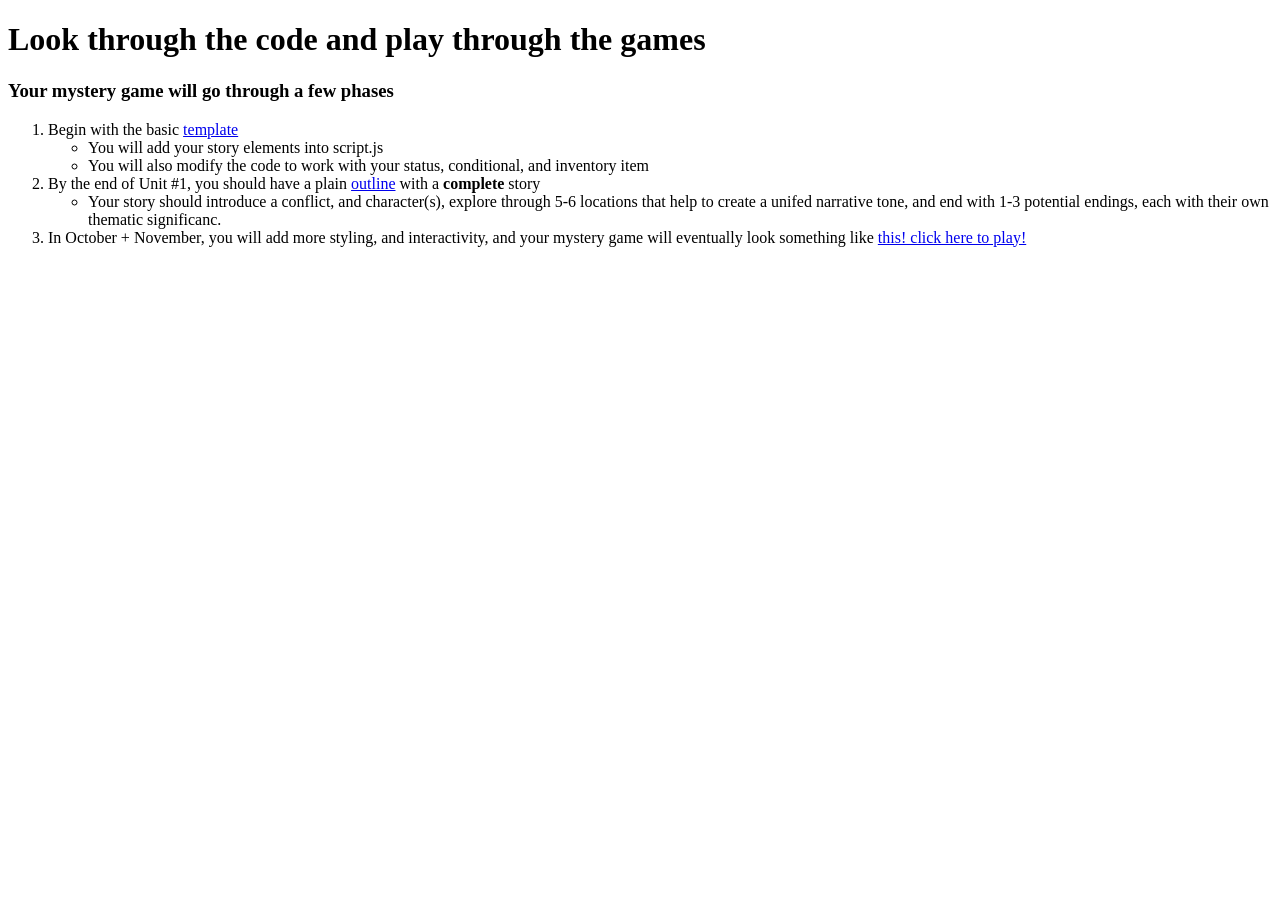
<file: index.html>
<!DOCTYPE html>
<html lang="en">
<head>
    <meta charset="UTF-8">
    <meta name="viewport" content="width=device-width, initial-scale=1.0">
    <title>Document</title>
</head>
<body>
    
    <h1>Look through the code and play through the games</h1>
    
    <h3>Your mystery game will go through a few phases</h3>
    
    <ol>
        <li>Begin with the basic <a href="StarterCode/index.html">template</a> </li>
        <ul>
            <li>You will add your story elements into script.js</li>
            <li>You will also modify the code to work with your status, conditional, and inventory item</li>
        </ul>
        <li>By the end of Unit #1, you should have a plain <a href="OutlineVersion/index.html">outline</a> with a <strong>complete</strong> story</li>
            <ul>
                <li>
                Your story should introduce a conflict, and character(s), explore through 5-6 locations that help to create a unifed narrative tone, and end with 1-3 potential endings, each with their own thematic significanc. 
                </li>
            </ul>
        <li>In October + November, you will add more styling, and interactivity, and your mystery game will eventually look something like <a href="Example/index.html">this! click here to play!</a></li>
    </ol>

</body>

</html>
</file>
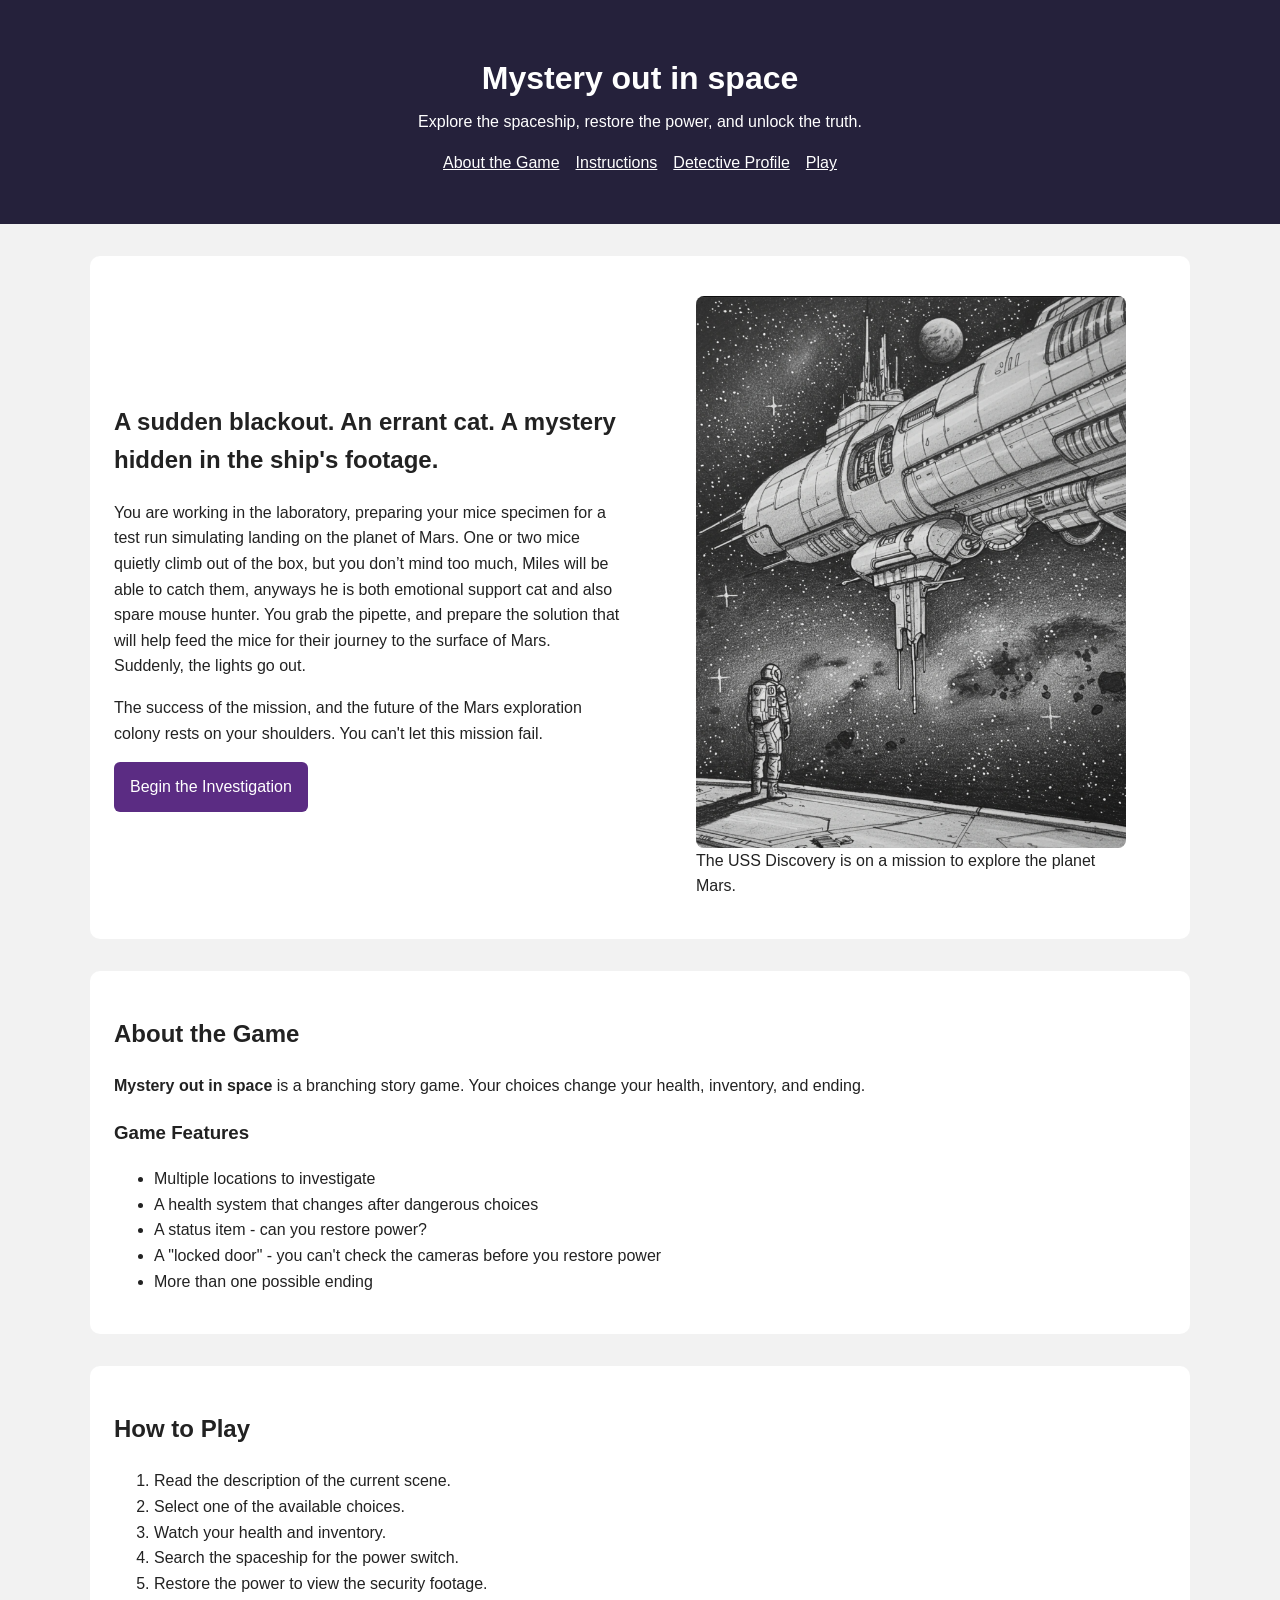
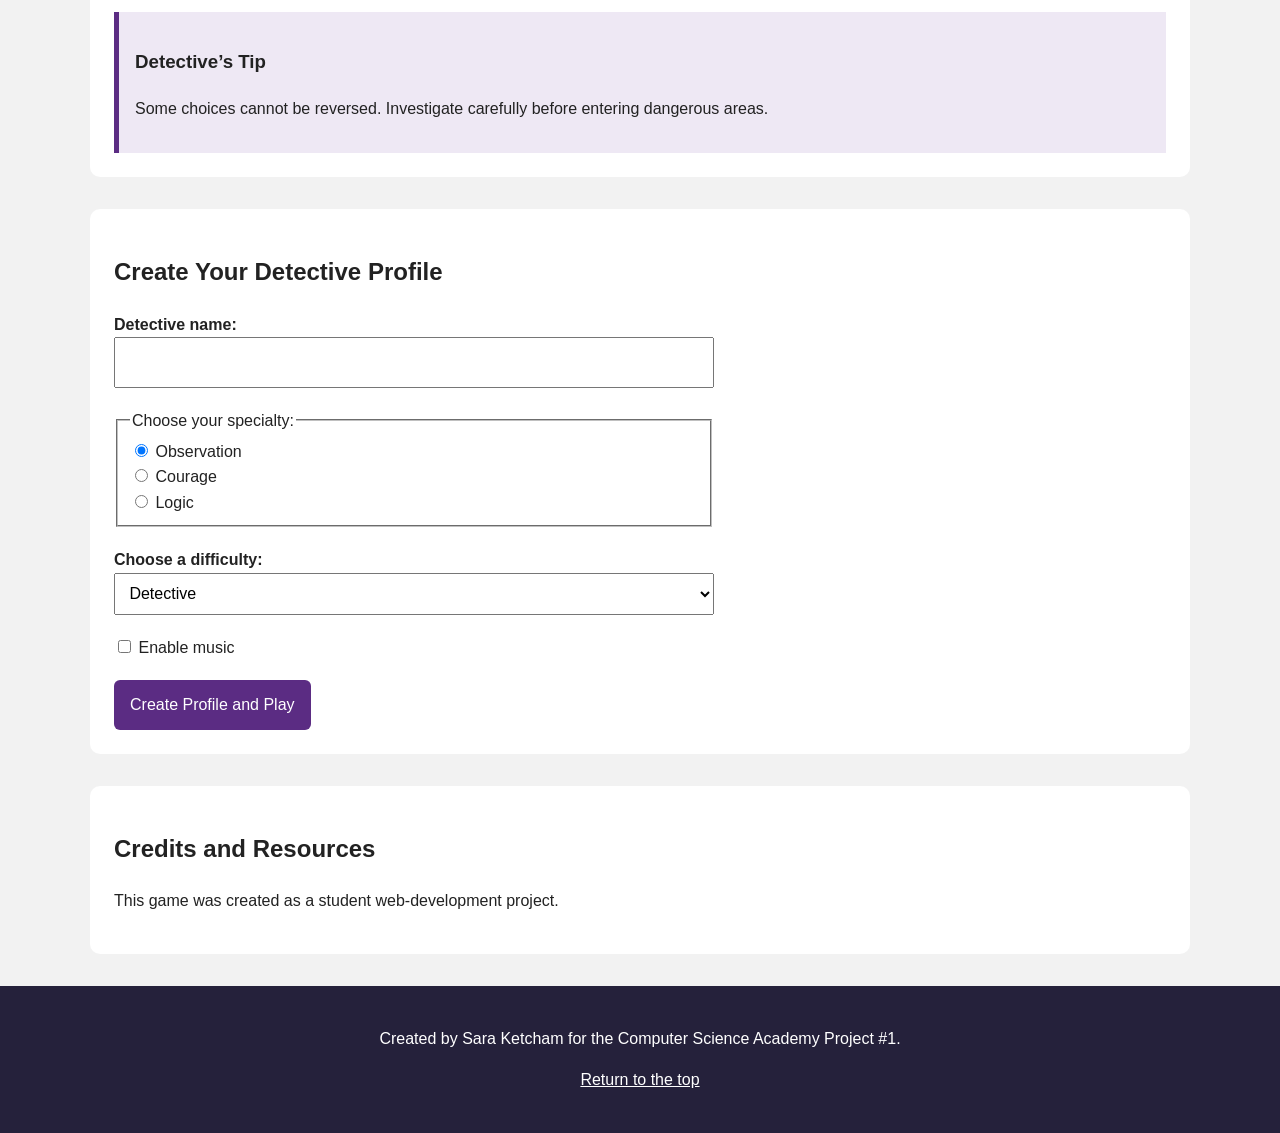
<file: AI_example/index.html>
<!DOCTYPE html>
<html lang="en">
<head>
  <meta charset="UTF-8">

  <meta
    name="viewport"
    content="width=device-width, initial-scale=1.0"
  >

  <meta
    name="description"
    content="A branching mystery story game set inside Blackwood Manor."
  >

  <title>Mystery out in space </title>

  <link rel="stylesheet" href="style.css">
</head>

<body>
  <header class="site-header">
    <h1>Mystery out in space </h1>

    <p class="tagline">
      Explore the spaceship, restore the power, and unlock the truth.
    </p>

    <nav aria-label="Main navigation">
      <ul class="nav-list">
        <li><a href="#about">About the Game</a></li>
        <li><a href="#instructions">Instructions</a></li>
        <li><a href="#detective-form">Detective Profile</a></li>
        <li><a href="game.html">Play</a></li>
      </ul>
    </nav>
  </header>

  <main>
    <section class="hero" aria-labelledby="hero-heading">
      <div>
        <h2 id="hero-heading">A sudden blackout. An errant cat. A mystery hidden in the ship's footage.</h2>

        <p>
          You are working in the laboratory, preparing your mice specimen for a test run simulating landing on the planet of Mars. One or two mice quietly climb out of the box, but you don’t mind too much, Miles will be able to catch them, anyways he is both emotional support cat and also spare mouse hunter. You grab the pipette, and prepare the solution that will help feed the mice for their journey to the surface of Mars. Suddenly, the lights go out. 
        </p>

        <p>
          The success of the mission, and the future of the Mars exploration colony rests on your shoulders. You can't let this mission fail.
        </p>

        <a class="button-link" href="game.html">Begin the Investigation</a>
      </div>

      <figure>
        <img
          src="images/spaceship.png"
          alt="A futuristic spaceship"
        >

        <figcaption>
          The USS Discovery is on a mission to explore the planet Mars.
        </figcaption>
      </figure>
    </section>

    <section id="about" class="content-section">
      <h2>About the Game</h2>

      <p>
        <strong>Mystery out in space </strong> is a branching
        story game. Your choices change your health, inventory, and ending.
    


      <h3>Game Features</h3>

      <ul>
        <li>Multiple locations to investigate</li>
        <li>A health system that changes after dangerous choices</li>
        <li>A status item - can you restore power? </li>
        <li>A "locked door" - you can't check the cameras before you restore power</li>
        <li>More than one possible ending</li>
      </ul>
   
    </section>



    <section id="instructions" class="content-section">
      <h2>How to Play</h2>

      <ol>
        <li>Read the description of the current scene.</li>
        <li>Select one of the available choices.</li>
        <li>Watch your health and inventory.</li>
        <li>Search the spaceship for the power switch.</li>
        <li>Restore the power to view the security footage.</li>
      </ol>

      <aside class="tip-box">
        <h3>Detective’s Tip</h3>

        <p>
          Some choices cannot be reversed. Investigate carefully before
          entering dangerous areas.
        </p>
      </aside>
    </section>

    <section id="detective-form" class="content-section">
      <h2>Create Your Detective Profile</h2>

      <form action="game.html" method="get">
        <div class="form-group">
          <label for="detective-name">Detective name:</label>

          <input
            type="text"
            id="detective-name"
            name="detectiveName"
            required
          >
        </div>

        <fieldset>
          <legend>Choose your specialty:</legend>

          <div>
            <input
              type="radio"
              id="observation"
              name="specialty"
              value="observation"
              checked
            >

            <label for="observation">Observation</label>
          </div>

          <div>
            <input
              type="radio"
              id="courage"
              name="specialty"
              value="courage"
            >

            <label for="courage">Courage</label>
          </div>

          <div>
            <input
              type="radio"
              id="logic"
              name="specialty"
              value="logic"
            >

            <label for="logic">Logic</label>
          </div>
        </fieldset>

        <div class="form-group">
          <label for="difficulty">Choose a difficulty:</label>

          <select id="difficulty" name="difficulty">
            <option value="easy">Apprentice</option>
            <option value="normal" selected>Detective</option>
            <option value="hard">Master Investigator</option>
          </select>
        </div>

        <div class="form-group checkbox-row">
          <input
            type="checkbox"
            id="sound"
            name="sound"
          >

          <label for="sound">Enable music</label>
        </div>

        <button type="submit">Create Profile and Play</button>
      </form>
    </section>

    <section class="content-section">
      <h2>Credits and Resources</h2>

      <p>
        This game was created as a student web-development project.
     
      </p>
    </section>
  </main>

  <footer>
    <p>
      Created by Sara Ketcham for the Computer Science Academy Project #1.
    </p>

    <p>
      <a href="#top">Return to the top</a>
    </p>
  </footer>
</body>
</html>
</file>
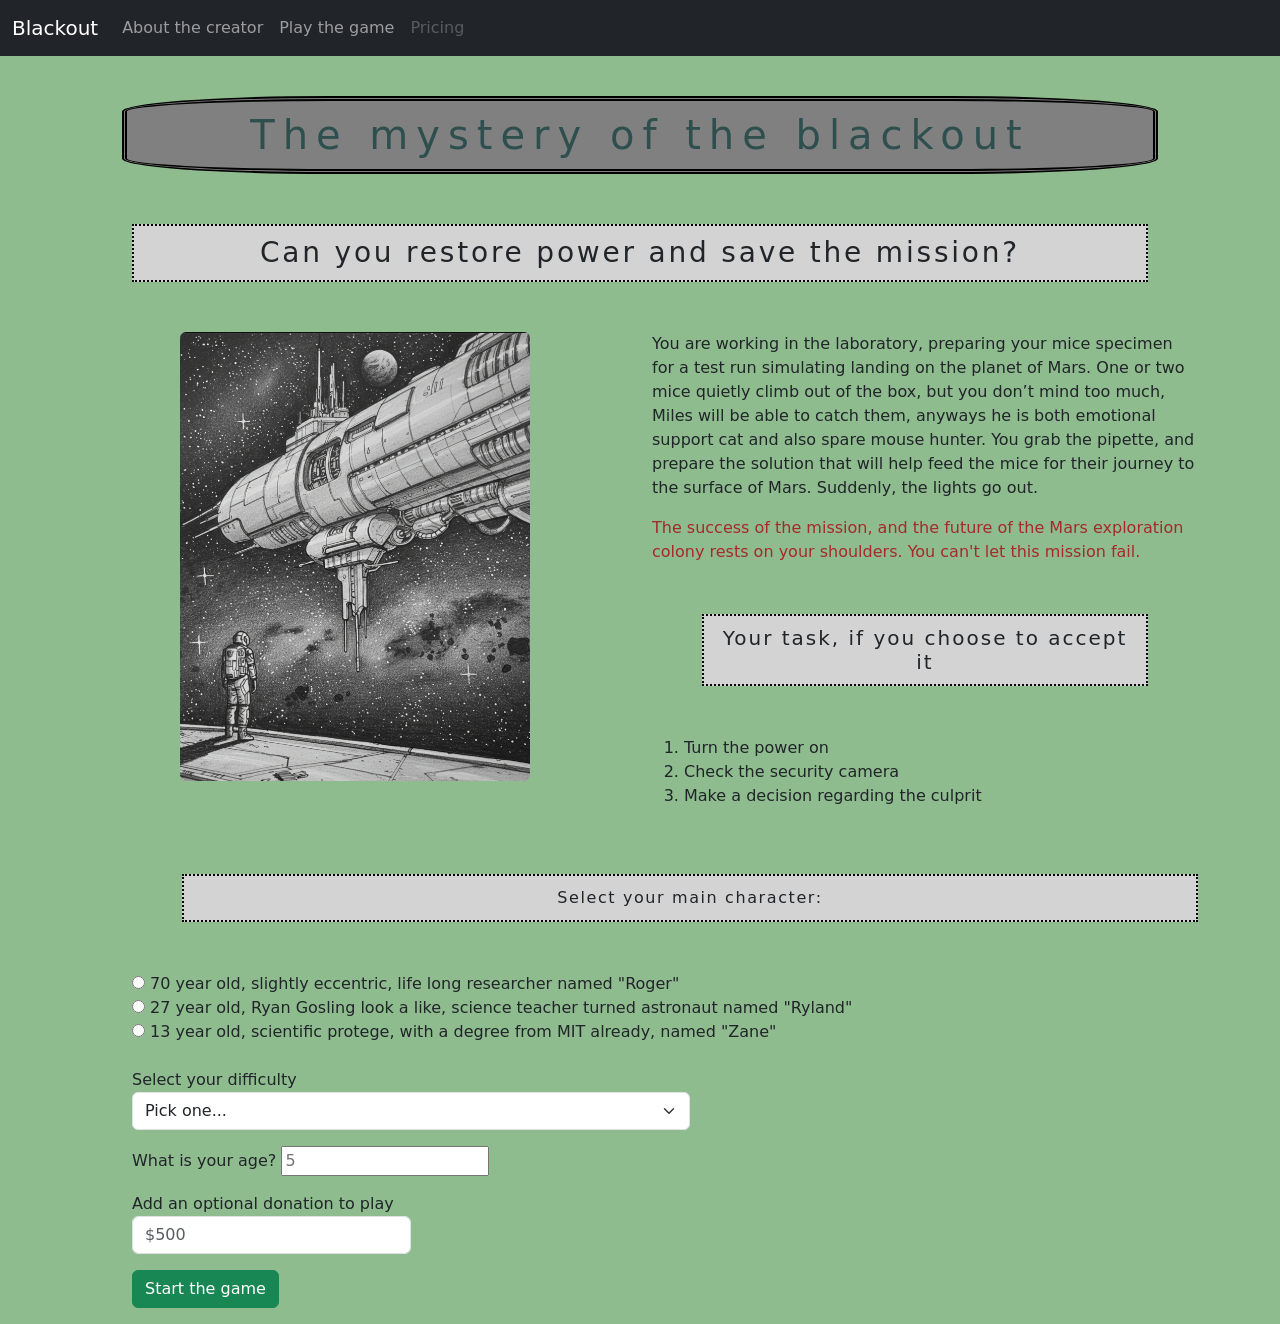
<file: BootstrapStyledVersion/index.html>
<!DOCTYPE html>
<html lang="en">
<head>
    <meta charset="UTF-8">
    <meta name="viewport" content="width=device-width, initial-scale=1.0">
    <title>About the game</title>
    <link href="https://cdn.jsdelivr.net/npm/bootstrap@5.3.8/dist/css/bootstrap.min.css" rel="stylesheet" integrity="sha384-sRIl4kxILFvY47J16cr9ZwB07vP4J8+LH7qKQnuqkuIAvNWLzeN8tE5YBujZqJLB" crossorigin="anonymous">
    <link rel="stylesheet" href="style.css">

</head>
<body >
    <header >
        <nav class="navbar navbar-expand-lg bg-dark" data-bs-theme="dark">
  <div class="container-fluid">
    <a class="navbar-brand" href="index.html">Blackout</a>
    <button class="navbar-toggler" type="button" data-bs-toggle="collapse" data-bs-target="#navbarNav" aria-controls="navbarNav" aria-expanded="false" aria-label="Toggle navigation">
      <span class="navbar-toggler-icon"></span>
    </button>
    <div class="collapse navbar-collapse" id="navbarNav">
      <ul class="navbar-nav">
        <li class="nav-item">
          <a class="nav-link" href="about.html">About the creator</a>
        </li>
        <li class="nav-item">
          <a class="nav-link" href="game.html">Play the game</a>
        </li>
        <li class="nav-item">
          <a class="nav-link disabled" aria-disabled="true">Pricing</a>
        </li>
      </ul>
    </div>
  </div>
</nav>

    </header>

    <main>
        <div class="container">
        <h1 class="heading"  > The mystery of the blackout</h1>
        <h3 class="subheading" > Can you restore power and save the mission? </h3>
        </div>
    <section>
        <div class="container">
            <div class="row">
                <div class="col">
                    <img  class="rounded mx-auto d-block" src="images/spaceship.png" alt="spaceship" width="350">
                </div>
                <div class="col">
                     <p >
          You are working in the laboratory, preparing your mice specimen for a test run simulating landing on the planet of Mars. One or two mice quietly climb out of the box, but you don’t mind too much, Miles will be able to catch them, anyways he is both emotional support cat and also spare mouse hunter. You grab the pipette, and prepare the solution that will help feed the mice for their journey to the surface of Mars. Suddenly, the lights go out. 
        </p>

        <p style="color:brown" >
          The success of the mission, and the future of the Mars exploration colony rests on your shoulders. You can't let this mission fail.
        </p>
        <h5 class="subheading">Your task, if you choose to accept it</h5>
        
        <ol>
            <li>Turn the power on</li>
            <li>Check the security camera</li>
            <li>Make a decision regarding the culprit</li>
        </ol>
                </div>
            </div>
      
        
        </div>
    </section>
    
    <section style="margin-left: 100px;">
        <div class="container">
        
        

    <form action="game.html" >
            <p class="subheading">Select your main character:</p>

                <input type="radio" id="o1" name="character" value="crazy">
                <label for="o1">70 year old, slightly eccentric, life long researcher named "Roger"</label>
            <br> 
                <input type="radio" id="o2" name="character" value="normal">
                <label for="o2">27 year old, Ryan Gosling look a like, science teacher turned astronaut named "Ryland"</label>
           <br>
            
            <input type="radio" id="o3" name="character" value="baby">
            <label for="o3">13 year old, scientific protege, with a degree from MIT already, named "Zane"</label>
            <br>
            <br>
            <p><label for="difficulty">Select your difficulty</label>
           
            
                <select class="form-select" aria-label="Default select example" name="difficulty" id="difficulty" style="width: 50%;">
                <option selected>Pick one...</option>
                <option value="hard">hard</option>
                <option value="med">medium</option>
                <option value="easy">easy</option>
            </select></p>
            
            <p><label for="age">What is your age?</label>  
            <input type="number" name="age" id="age" placeholder="5">   </p>
           
            <p><label for="donation">Add an optional donation to play</label>  
            <input class="form-control" style="width: 25%;" aria-label="default input example" type="number" name="donation" id="donation" placeholder="$500"> </p>
            
            <p><input type="submit" class="btn btn-success" value="Start the game"></p>


            </form>
</div>
    </section>

    </main>
    <footer>

    </footer>
        <script src="https://cdn.jsdelivr.net/npm/bootstrap@5.3.8/dist/js/bootstrap.bundle.min.js" integrity="sha384-FKyoEForCGlyvwx9Hj09JcYn3nv7wiPVlz7YYwJrWVcXK/BmnVDxM+D2scQbITxI" crossorigin="anonymous"></script>

</body>
</html>
</file>
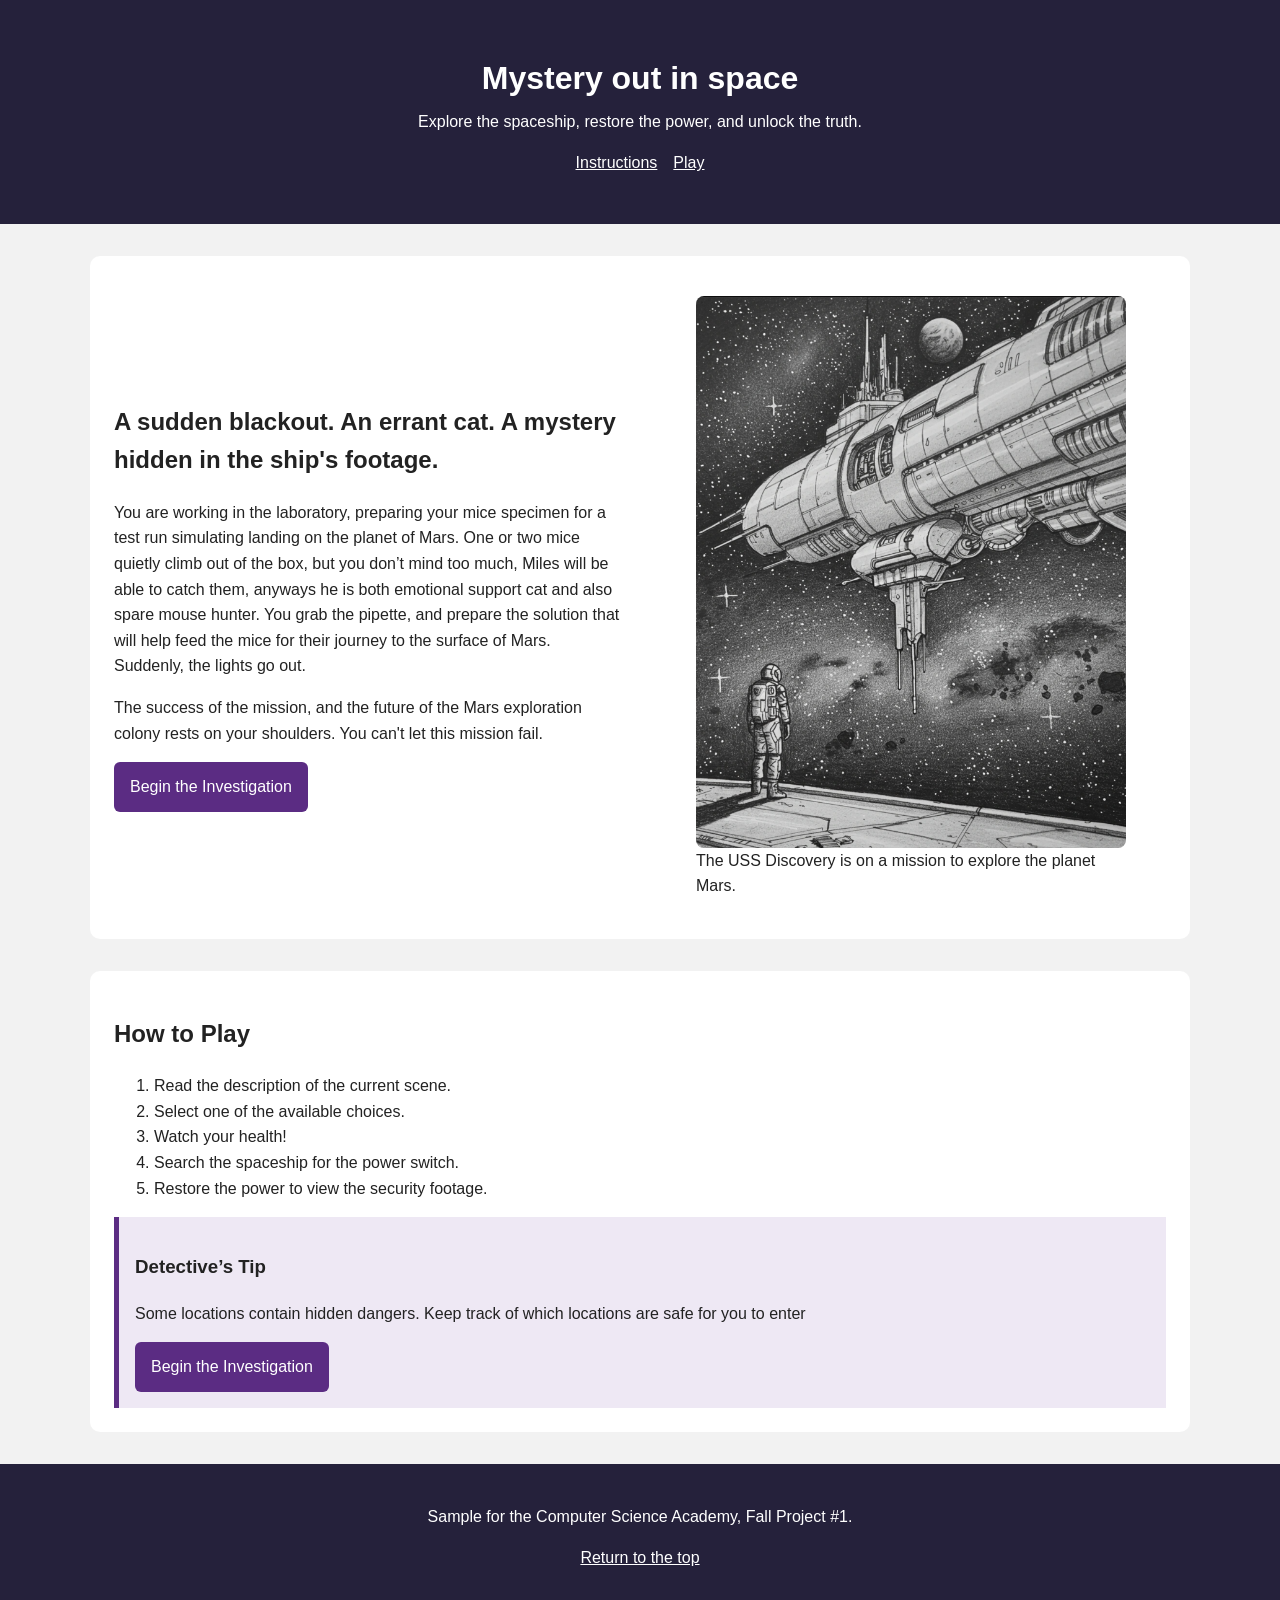
<file: Example/index.html>
<!DOCTYPE html>
<html lang="en">
<head>
  <meta charset="UTF-8">

  <meta
    name="viewport"
    content="width=device-width, initial-scale=1.0"
  >

  <meta
    name="description"
    content="A branching mystery story game set inside Blackwood Manor."
  >

  <title>Mystery out in space </title>

  <link rel="stylesheet" href="style.css">
</head>

<body>
  <header class="site-header">
    <h1>Mystery out in space </h1>

    <p class="tagline">
      Explore the spaceship, restore the power, and unlock the truth.
    </p>

    <nav aria-label="Main navigation">
      <ul class="nav-list">
        <li><a href="#instructions">Instructions</a></li>
        <li><a href="game.html">Play</a></li>
      </ul>
    </nav>
  </header>

  <main>
    <section class="hero" aria-labelledby="hero-heading">
      <div>
        <h2 id="hero-heading">A sudden blackout. An errant cat. A mystery hidden in the ship's footage.</h2>

        <p>
          You are working in the laboratory, preparing your mice specimen for a test run simulating landing on the planet of Mars. One or two mice quietly climb out of the box, but you don’t mind too much, Miles will be able to catch them, anyways he is both emotional support cat and also spare mouse hunter. You grab the pipette, and prepare the solution that will help feed the mice for their journey to the surface of Mars. Suddenly, the lights go out. 
        </p>

        <p>
          The success of the mission, and the future of the Mars exploration colony rests on your shoulders. You can't let this mission fail.
        </p>

        <a class="button-link" href="game.html">Begin the Investigation</a>
      </div>

      <figure>
        <img
          src="images/spaceship.png"
          alt="A futuristic spaceship"
        >

        <figcaption>
          The USS Discovery is on a mission to explore the planet Mars.
        </figcaption>
      </figure>
    </section>


    <section id="instructions" class="content-section">
      <h2>How to Play</h2>

      <ol>
        <li>Read the description of the current scene.</li>
        <li>Select one of the available choices.</li>
        <li>Watch your health!</li>
        <li>Search the spaceship for the power switch.</li>
        <li>Restore the power to view the security footage.</li>
      </ol>

      <aside class="tip-box">
        <h3>Detective’s Tip</h3>

        <p>
          Some locations contain hidden dangers. Keep track of which locations are safe for you to enter
        </p>

        <a class="button-link" href="game.html">Begin the Investigation</a>

      </aside>
    </section>
  </main>

  <footer>
    <p>
      Sample for the Computer Science Academy, Fall Project #1.
    </p>

    <p>
      <a href="#top">Return to the top</a>
    </p>
  </footer>
</body>
</html>
</file>
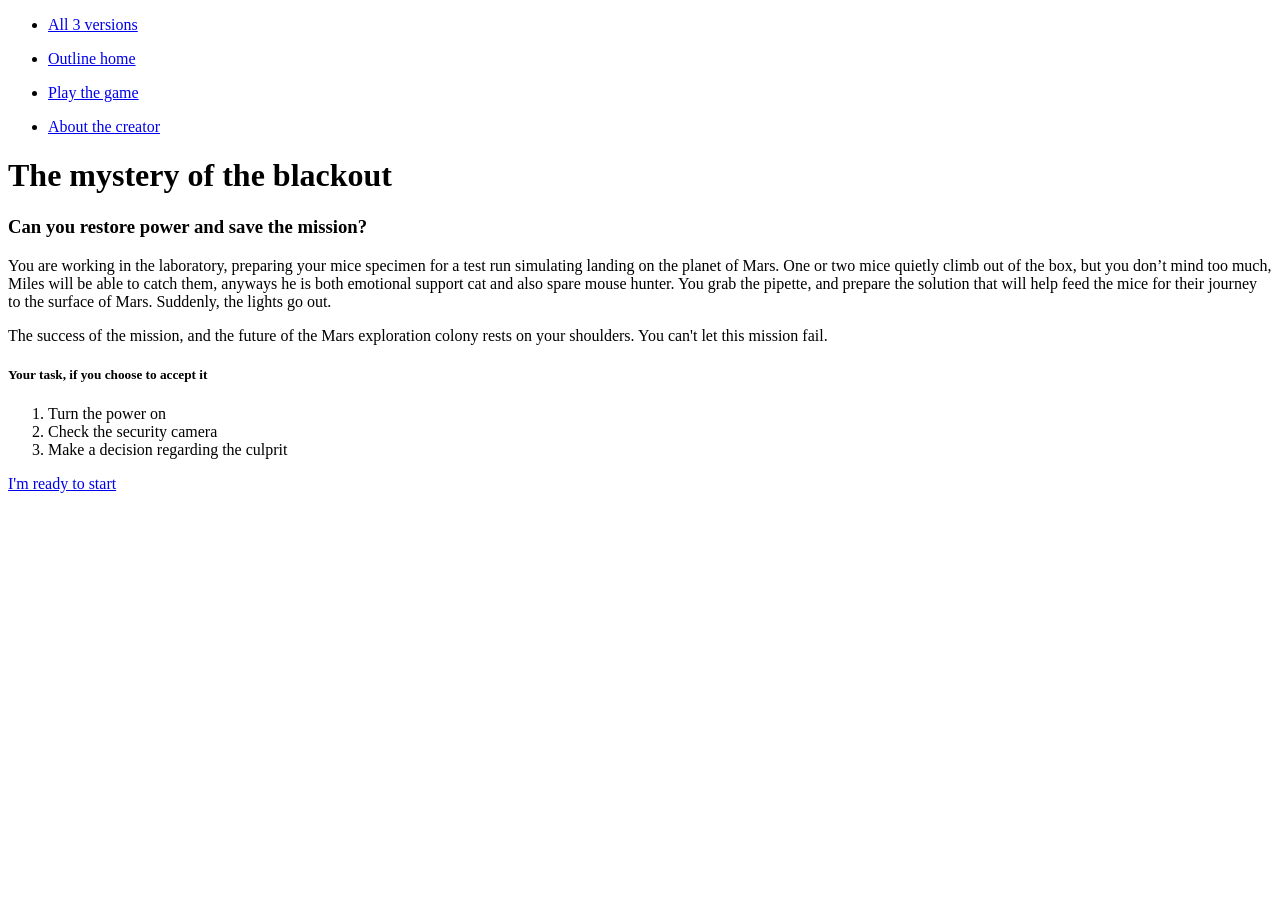
<file: OutlineVersion/index.html>
<!DOCTYPE html>
<html lang="en">
<head>
    <meta charset="UTF-8">
    <meta name="viewport" content="width=device-width, initial-scale=1.0">
    <title>The missing birthday cake</title>
</head>
<body>
    <header>
        <nav>
            <ul> 
                <li><a href="../index.html">All 3 versions</a></li>
            </ul>
             <ul> 
                <li><a href="index.html">Outline home</a></li>
            </ul>
            <ul> 
                <li><a href="game.html">Play the game</a></li>
            </ul>
            <ul> 
                <li><a href="about.html">About the creator</a></li>
            </ul>
      
        </nav>
    </header>

    <main>
        <h1> The mystery of the blackout</h1>
        <h3> Can you restore power and save the mission? </h3>

    </main>

    <section>
         <p>
          You are working in the laboratory, preparing your mice specimen for a test run simulating landing on the planet of Mars. One or two mice quietly climb out of the box, but you don’t mind too much, Miles will be able to catch them, anyways he is both emotional support cat and also spare mouse hunter. You grab the pipette, and prepare the solution that will help feed the mice for their journey to the surface of Mars. Suddenly, the lights go out. 
        </p>

        <p>
          The success of the mission, and the future of the Mars exploration colony rests on your shoulders. You can't let this mission fail.
        </p>
    </section>
    
    <section>
        <h5>Your task, if you choose to accept it</h5>

        <ol>
            <li>Turn the power on</li>
            <li>Check the security camera</li>
            <li>Make a decision regarding the culprit</li>
        </ol>

        <a href="game.html">I'm ready to start</a>


    </section>

    <footer>

    </footer>
    
</body>
</html>
</file>
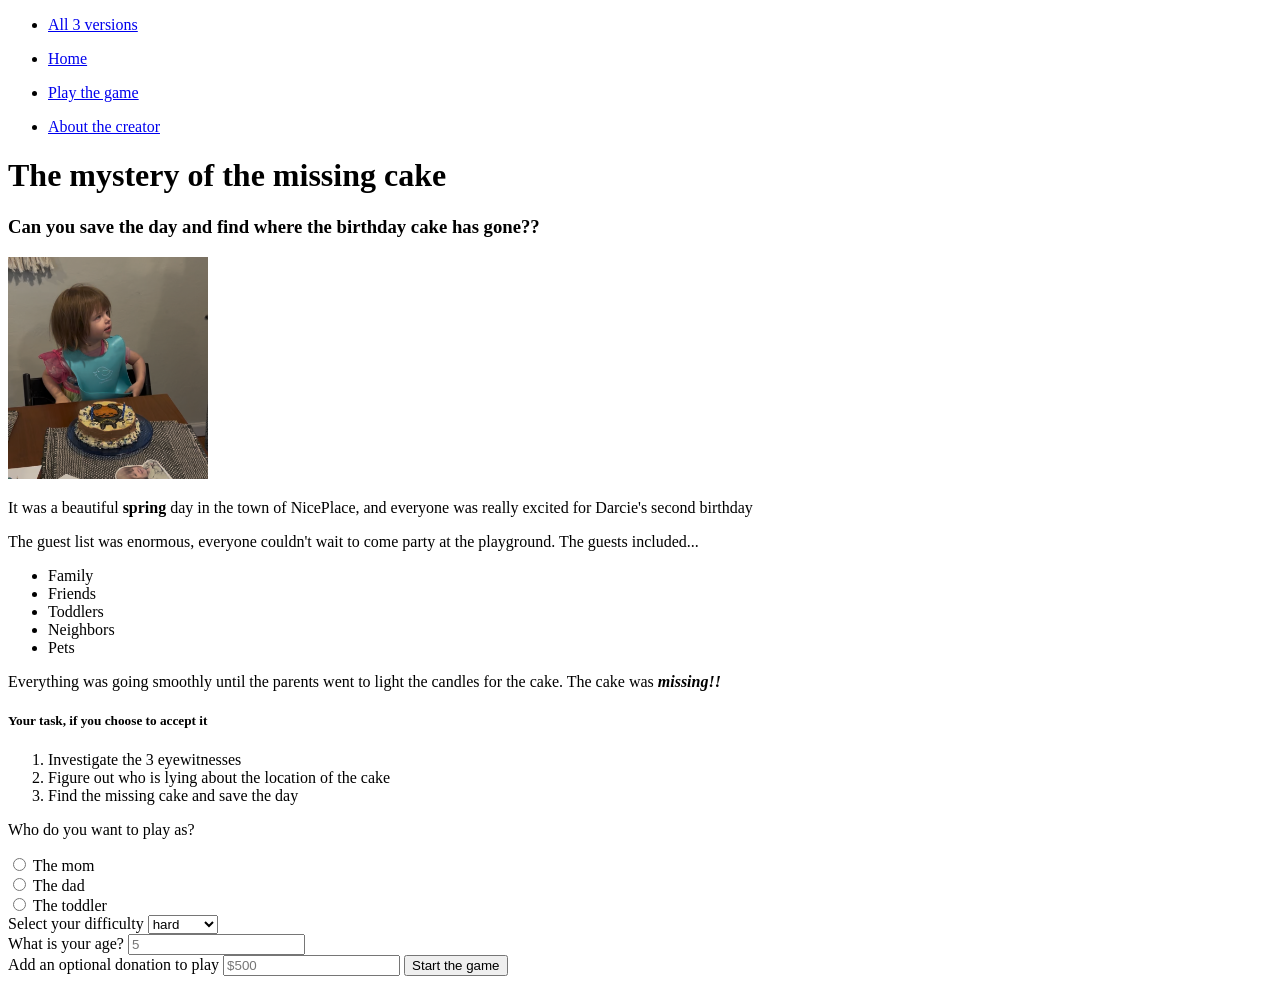
<file: StarterCode/index.html>
<!DOCTYPE html>
<html lang="en">
<head>
    <meta charset="UTF-8">
    <meta name="viewport" content="width=device-width, initial-scale=1.0">
    <title>The missing birthday cake</title>
</head>
<body>
    <header>
        <nav>
            <ul> 
                <li><a href="../index.html">All 3 versions</a></li>
            </ul>
            <ul> 
                <li><a href="index.html">Home</a></li>
            </ul>
            <ul> 
                <li><a href="game.html">Play the game</a></li>
            </ul>
            <ul> 
                <li><a href="about.html">About the creator</a></li>
            </ul>
      
        </nav>
    </header>

    <main>
    <header>
        <h1> The mystery of the missing cake</h1>
        <h3> Can you save the day and find where the birthday cake has gone??</h3>
    </header>
  

    <section>
        <img src="images/Screenshot 2026-10-09 at 10.19.48 AM.png" alt="" width="200">
        <p>It was a beautiful <strong>spring</strong> day in the town of NicePlace, and everyone was really excited for Darcie's second birthday</p>

        <p>The guest list was enormous, everyone couldn't wait to come party at the playground. The guests included...</p>
        <ul>
            <li>Family</li>
            <li>Friends</li>
            <li>Toddlers</li>
            <li>Neighbors</li>
            <li>Pets</li>
        </ul>

        <p>Everything was going smoothly until the parents went to light the candles for the cake. The cake was <strong><em>missing!!</em></strong></p>

    </section>
    
    <section>
        <h5>Your task, if you choose to accept it</h5>

        <ol>
            <li>Investigate the 3 eyewitnesses</li>
            <li>Figure out who is lying about the location of the cake</li>
            <li>Find the missing cake and save the day</li>
        </ol>


        <form action="game.html">
            <p>Who do you want to play as?</p>

                <input type="radio" id="o1" name="character" value="mom">
                <label for="o1">The mom</label>
            <br> 
                <input type="radio" id="o2" name="character" value="dad">
                <label for="o2">The dad</label>
           <br>
            
            <input type="radio" id="o3" name="character" value="toddler">
            <label for="o3">The toddler</label>
            <br>
            <label for="difficulty">Select your difficulty</label>
            <select name="difficulty" id="difficulty">
                <option value="hard">hard</option>
                <option value="med">medium</option>
                <option value="easy">easy</option>
            </select>
            <br>
            <label for="age">What is your age?</label>  
            <input type="number" name="age" id="age" placeholder="5">   
            <br>
            <label for="donation">Add an optional donation to play</label>  
            <input type="number" name="donation" id="donation" placeholder="$500"> 

            <input type="submit" value="Start the game">

        </form>


    </section>
    </main>

    <footer>

    </footer>
    
</body>
</html>
</file>
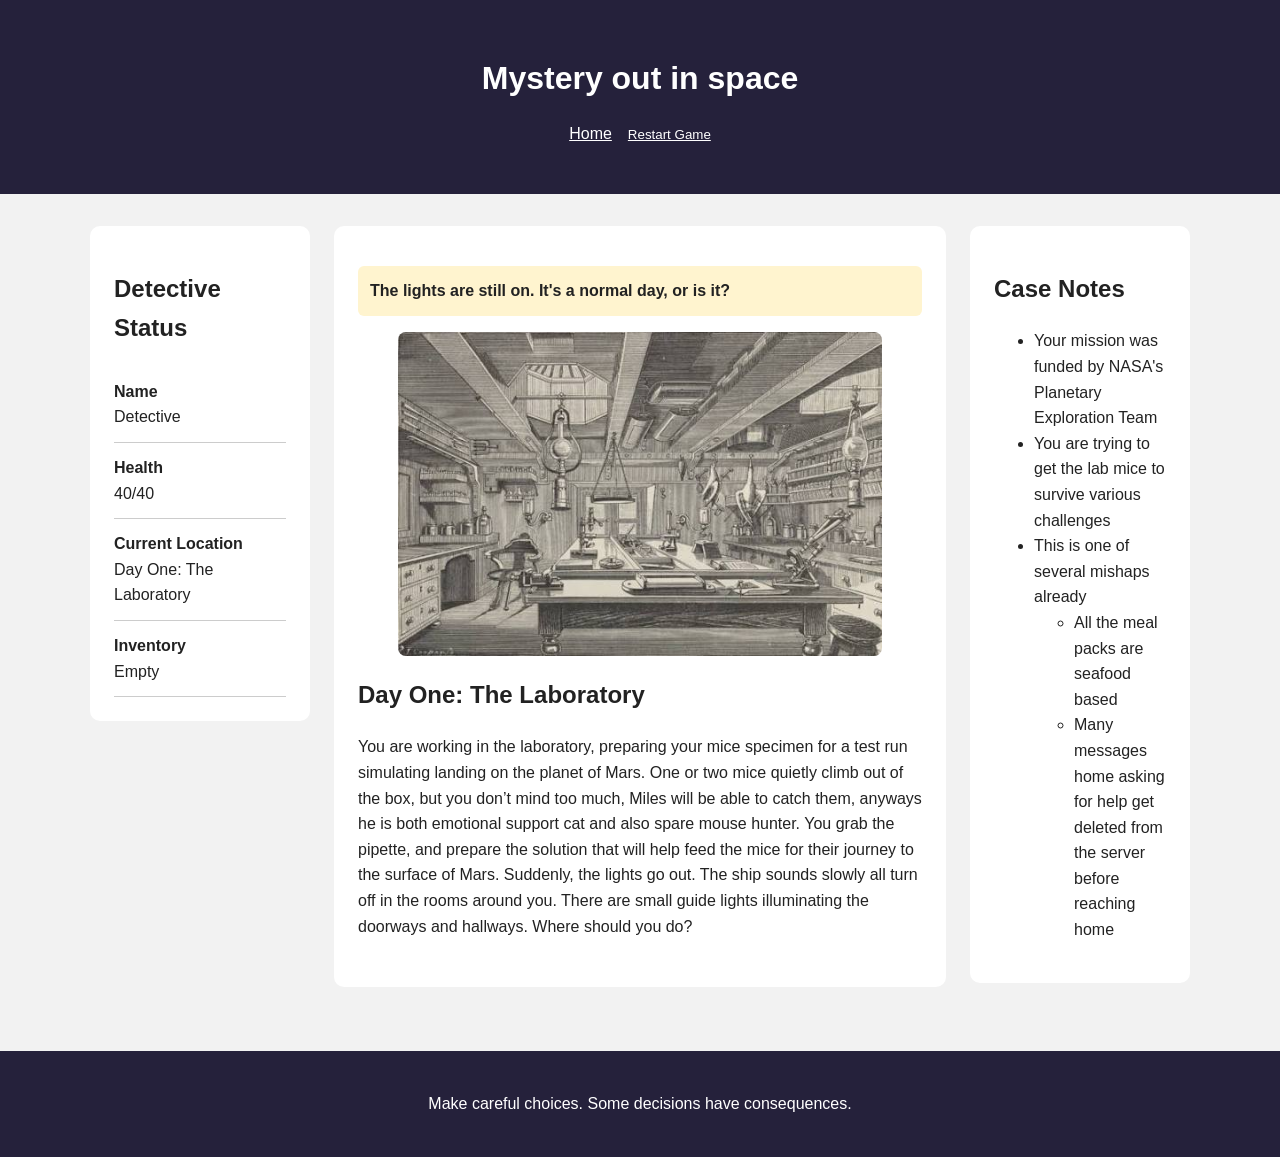
<file: AI_example/game.html>
<!DOCTYPE html>
<html lang="en">
<head>
  <meta charset="UTF-8">

  <meta
    name="viewport"
    content="width=device-width, initial-scale=1.0"
  >

  <title>Play | Mystery out in space </title>

  <link rel="stylesheet" href="style.css">

  <script src="script.js" defer></script>
</head>

<body>
  <header class="site-header">
    <h1>Mystery out in space </h1>

    <nav aria-label="Game navigation">
      <ul class="nav-list">
        <li><a href="index.html">Home</a></li>
        <li><button id="restart-button" type="button">Restart Game</button></li>
      </ul>
    </nav>
  </header>

  <main class="game-layout">
    <section class="status-panel" aria-labelledby="status-heading">
      <h2 id="status-heading">Detective Status</h2>

      <dl>
        <div class="status-row">
          <dt>Name</dt>
          <dd id="player-name">Detective</dd>
        </div>

        <div class="status-row">
          <dt>Health</dt>
          <dd><span id="health-display">40</span>/40</dd>
        </div>

        <div class="status-row">
          <dt>Current Location</dt>
          <dd id="location-display">The Laboratory</dd>
        </div>

        <div class="status-row">
          <dt>Inventory</dt>
          <dd id="inventory-display">Empty</dd>
        </div>
      </dl>
    </section>

    <section
      id="game-container"
      class="game-panel"
      aria-labelledby="scene-title"
    >
      <p id="message-display" class="message" aria-live="polite"></p>

      <figure>
        <img
          id="scene-image"
          src="images/mansion.png"
          alt="Blackwood Manor during a storm"
        >
      </figure>

      <h2 id="scene-title">The Laboratory</h2>

      <p id="scene-text">
      You are working in the laboratory, preparing your mice specimen for a test run simulating landing on the planet of Mars. One or two mice quietly climb out of the box, but you don’t mind too much, Miles will be able to catch them, anyways he is both emotional support cat and also spare mouse hunter. You grab the pipette, and prepare the solution that will help feed the mice for their journey to the surface of Mars. Suddenly, the lights go out.  The ship sounds slowly all turn off in the rooms around you. There are small guide lights illuminating the doorways and hallways. Where do you go to explore?
      </p>

      <div
        id="choices-container"
        class="choices"
        aria-label="Story choices"
      ></div>
    </section>

    <aside class="case-notes" aria-labelledby="notes-heading">
      <h2 id="notes-heading">Case Notes</h2>

      <ul id="notes-list">
        <li>Your mission was funded by NASA's Planetary Exploration Team</li>
        <li>You are trying to get the lab mice to survive various challenges</li>
        <li>This is one of several mishaps already</li>
            <ul>
              <li>All the meal packs are seafood based</li>
              <li>Many messages home asking for help get deleted from the server before reaching home</li>
            </ul>

      </ul>
    </aside>
  </main>

  <footer>
    <p>Make careful choices. Some decisions have consequences.</p>
  </footer>
</body>
</html>
</file>
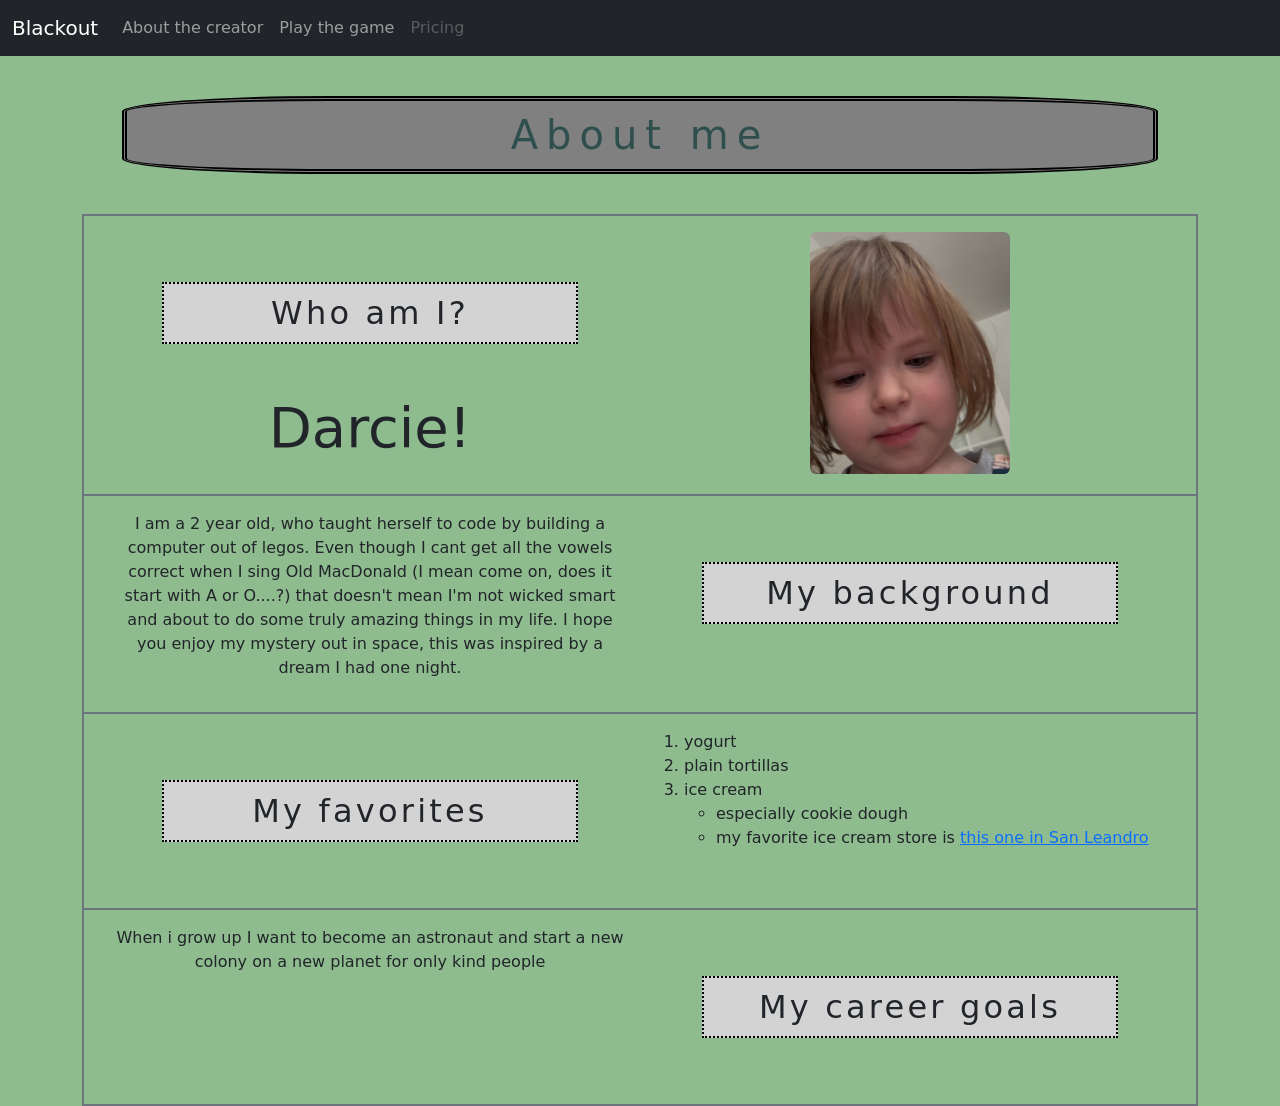
<file: BootstrapStyledVersion/about.html>
<!DOCTYPE html>
<html lang="en">
<head>
    <meta charset="UTF-8">
    <meta name="viewport" content="width=device-width, initial-scale=1.0">
    <title>Document</title>
        <link href="https://cdn.jsdelivr.net/npm/bootstrap@5.3.8/dist/css/bootstrap.min.css" rel="stylesheet" integrity="sha384-sRIl4kxILFvY47J16cr9ZwB07vP4J8+LH7qKQnuqkuIAvNWLzeN8tE5YBujZqJLB" crossorigin="anonymous">
    <link rel="stylesheet" href="style.css">

</head>
<body >
<header >
        <nav class="navbar navbar-expand-lg bg-dark" data-bs-theme="dark">
  <div class="container-fluid">
    <a class="navbar-brand" href="index.html">Blackout</a>
    <button class="navbar-toggler" type="button" data-bs-toggle="collapse" data-bs-target="#navbarNav" aria-controls="navbarNav" aria-expanded="false" aria-label="Toggle navigation">
      <span class="navbar-toggler-icon"></span>
    </button>
    <div class="collapse navbar-collapse" id="navbarNav">
      <ul class="navbar-nav">
        <li class="nav-item">
          <a class="nav-link" href="about.html">About the creator</a>
        </li>
        <li class="nav-item">
          <a class="nav-link" href="game.html">Play the game</a>
        </li>
        <li class="nav-item">
          <a class="nav-link disabled" aria-disabled="true">Pricing</a>
        </li>
      </ul>
    </div>
  </div>
</nav>

</header>
<div class="container">
    <h1 class="heading" >About me</h1>

    <div class="container text-center border border-secondary ">
        <div class="row border border-secondary p-3">
            <div class="col">
                <h2 class="subheading">Who am I?</h2>
                <p class="display-4">Darcie!</p>
            </div>
            <div class="col">
                <img class="rounded mx-auto d-block" src="images/Screenshot 2026-10-09 at 10.41.39 AM.png" alt="" width="200">
            </div>
        </div>
        <div class="row border border-secondary p-3">
            <div class="col">
                <p> I am a 2 year old, who taught herself to code by building a computer out of legos. Even though I cant get all the vowels correct when I sing Old MacDonald (I mean come on, does it start with A or O....?) that doesn't mean I'm not wicked smart and about to do some truly amazing things in my life. I hope you enjoy my mystery out in space, this was inspired by a dream I had one night.</p>
            </div>
            <div class="col">
                <h2 class="subheading">My background</h2>            
            </div>
        </div>
        <div class="row border border-secondary p-3">
            <div class="col">
                 <h2 class="subheading">My favorites</h2>
            </div>
            <div class="col">
                <ol class="text-start">
                    <li>yogurt</li>
                    <li>plain tortillas</li>
                    <li>ice cream</li>
                        <ul>
                            <li> especially cookie dough</li>
                            <li> my favorite ice cream store is <a href="https://www.ghirardelli.com/stores/san-leandro">this one in San Leandro</a></li>
                        </ul>
                </ol>
            </div>
        </div>
        <div class="row border border-secondary p-3">
            <div class="col">
                <p>When i grow up I want to become an astronaut and start a new colony on a new planet for only kind people </p>
            </div>
            <div class="col">
                      <h2 class="subheading"class="subheading">My career goals</h2>
            </div>
        </div>
    </div>
</div>

   
    <script src="https://cdn.jsdelivr.net/npm/bootstrap@5.3.8/dist/js/bootstrap.bundle.min.js" integrity="sha384-FKyoEForCGlyvwx9Hj09JcYn3nv7wiPVlz7YYwJrWVcXK/BmnVDxM+D2scQbITxI" crossorigin="anonymous"></script>

</body>
</html>
</file>
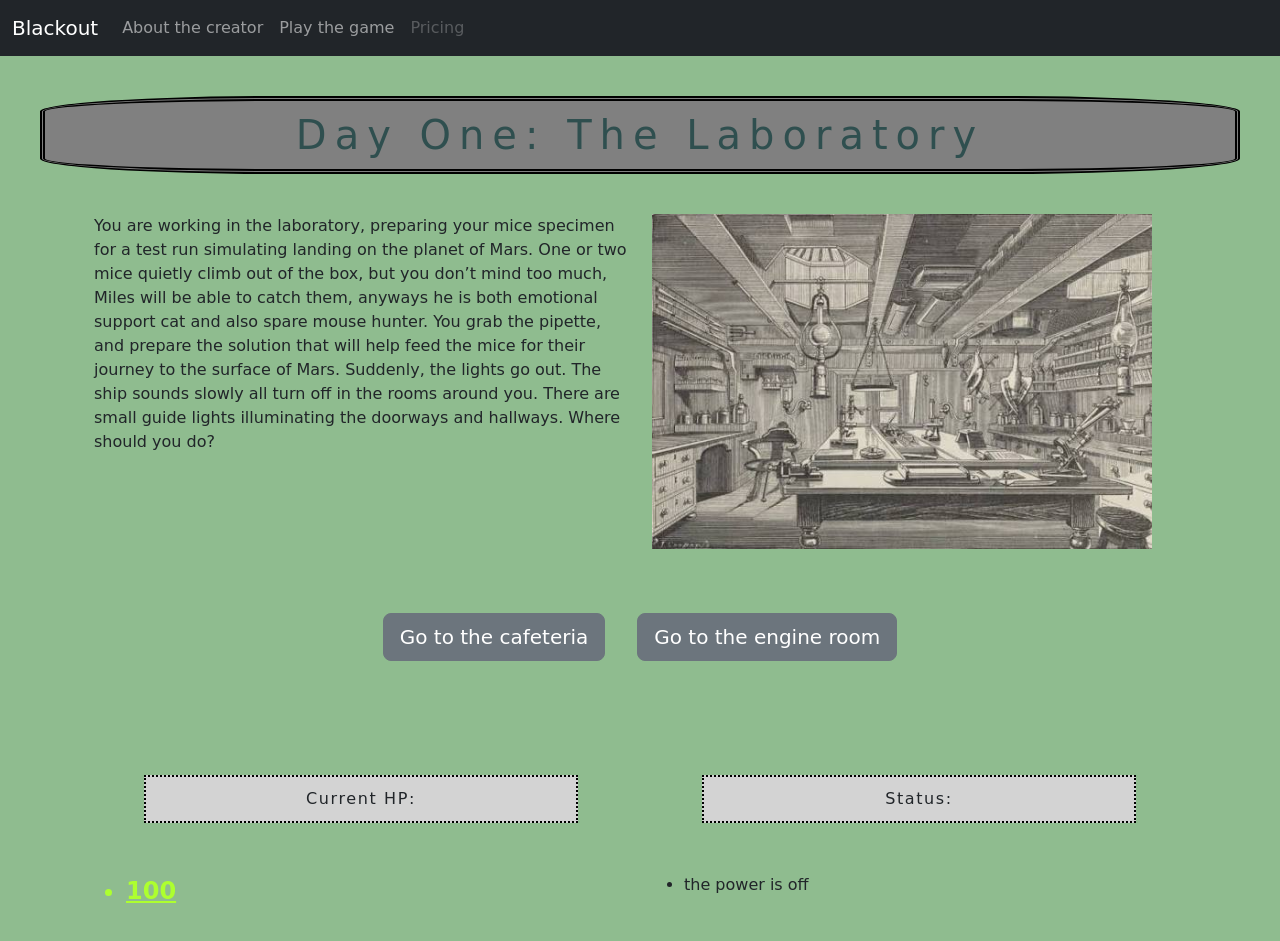
<file: BootstrapStyledVersion/game.html>
<!DOCTYPE html>
<html lang="en">
<head>
    <meta charset="UTF-8">
    <meta name="viewport" content="width=device-width, initial-scale=1.0">
    <title>Document</title>
    <script src="script.js" defer></script>
        <link href="https://cdn.jsdelivr.net/npm/bootstrap@5.3.8/dist/css/bootstrap.min.css" rel="stylesheet" integrity="sha384-sRIl4kxILFvY47J16cr9ZwB07vP4J8+LH7qKQnuqkuIAvNWLzeN8tE5YBujZqJLB" crossorigin="anonymous">
    <link rel="stylesheet" href="style.css">

</head>
<body>
    <header >
        <nav class="navbar navbar-expand-lg bg-dark" data-bs-theme="dark">
  <div class="container-fluid">
    <a class="navbar-brand" href="index.html">Blackout</a>
    <button class="navbar-toggler" type="button" data-bs-toggle="collapse" data-bs-target="#navbarNav" aria-controls="navbarNav" aria-expanded="false" aria-label="Toggle navigation">
      <span class="navbar-toggler-icon"></span>
    </button>
    <div class="collapse navbar-collapse" id="navbarNav">
      <ul class="navbar-nav">
        <li class="nav-item">
          <a class="nav-link" href="about.html">About the creator</a>
        </li>
        <li class="nav-item">
          <a class="nav-link" href="game.html">Play the game</a>
        </li>
        <li class="nav-item">
          <a class="nav-link disabled" aria-disabled="true">Pricing</a>
        </li>
      </ul>
    </div>
  </div>
</nav>

    </header>
    <h1 class="heading" id="scene-title">  </h1>
    <div class="container">
    <div class="container">
        <div class="row">
            <div class="col">
                <p id="scene-text">     </p>
            </div>
            <div class="col ">
                <img id="scene-image" src="" alt="" width="500px;">

            </div>
        </div>
        <div class="row p-5 text-center">
            <div id="choices-container"> </div>
        </div>
        <div class="row">
            <div class="col">
                <p class="subheading"> Current HP:</p>
                    <ul>
                        <li id="health-display"> 100</li>
                    </ul>
            </div>
            <div class="col">
                  <p class="subheading"> Status:</p>
                    <ul>
                        <li id="inventory-display">the power is off </li>
                    </ul>

        </div>
        
    </div>
    
<p id="message-display" aria-live="polite"></p>
    
    
    </div>
    <script src="https://cdn.jsdelivr.net/npm/bootstrap@5.3.8/dist/js/bootstrap.bundle.min.js" integrity="sha384-FKyoEForCGlyvwx9Hj09JcYn3nv7wiPVlz7YYwJrWVcXK/BmnVDxM+D2scQbITxI" crossorigin="anonymous"></script>

</body>
</html>
</file>
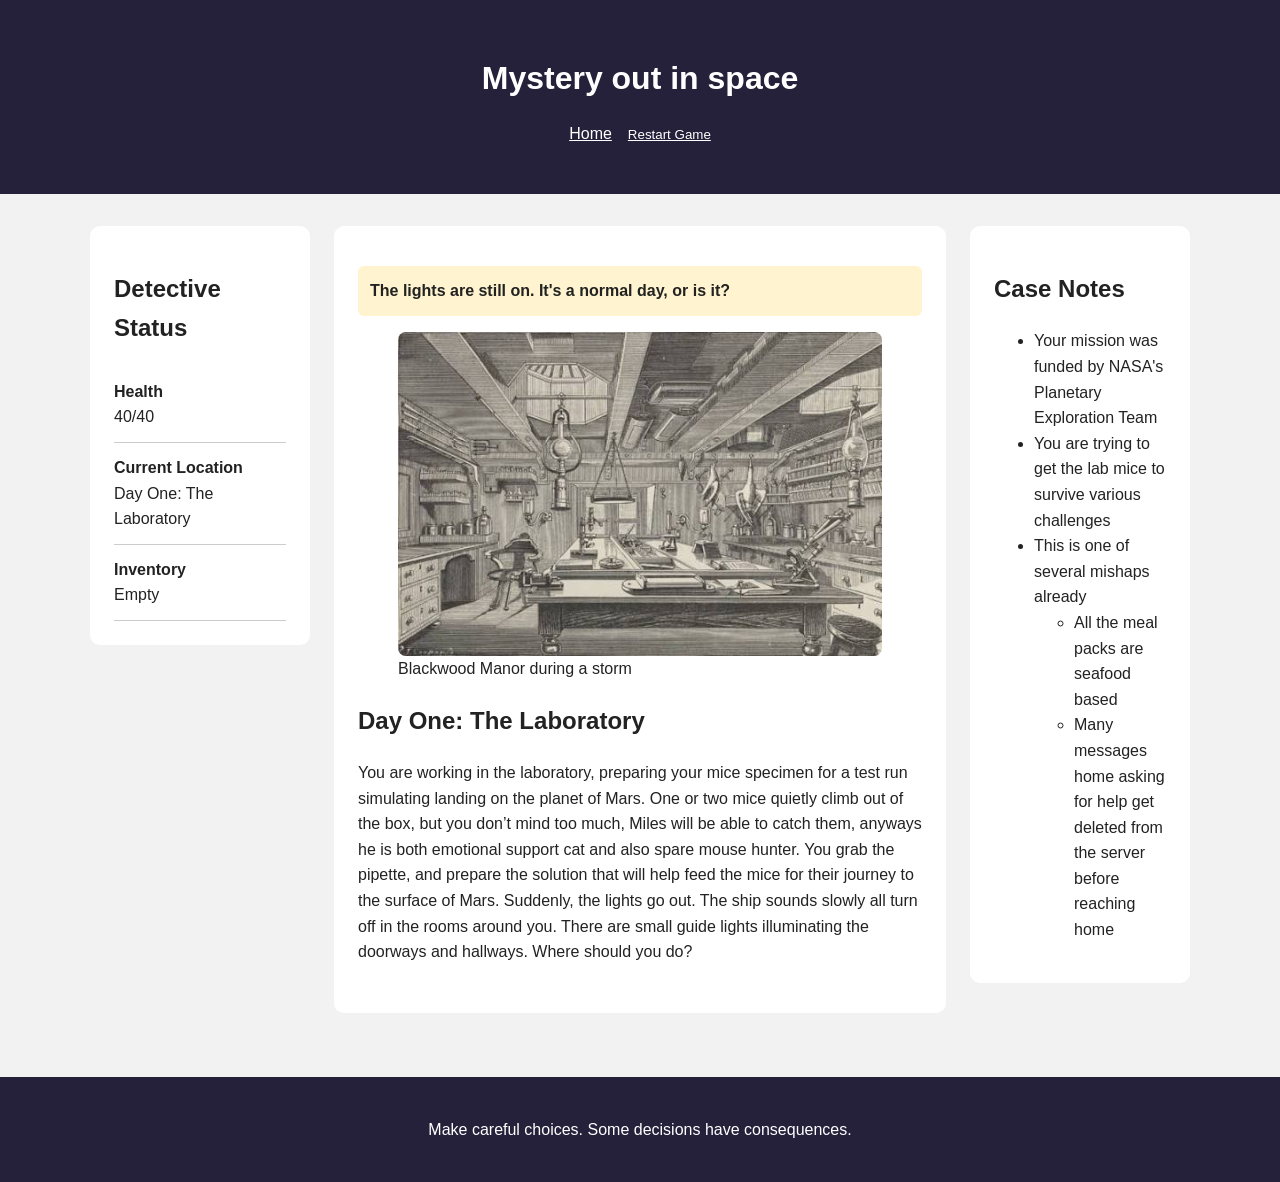
<file: Example/game.html>
<!DOCTYPE html>
<html lang="en">
<head>
  <meta charset="UTF-8">

  <meta
    name="viewport"
    content="width=device-width, initial-scale=1.0"
  >

  <title>Play | Mystery out in space </title>

  <link rel="stylesheet" href="style.css">

  <script src="script.js" defer></script>
</head>

<body>
  <header class="site-header">
    <h1>Mystery out in space </h1>

    <nav aria-label="Game navigation">
      <ul class="nav-list">
        <li><a href="index.html">Home</a></li>
        <li><button id="restart-button" type="button">Restart Game</button></li>
      </ul>
    </nav>
  </header>

  <main class="game-layout">
    <section class="status-panel" aria-labelledby="status-heading">
      <h2 id="status-heading">Detective Status</h2>

      <dl>
        <div class="status-row">
          <dt>Health</dt>
          <dd><span id="health-display">40</span>/40</dd>
        </div>

        <div class="status-row">
          <dt>Current Location</dt>
          <dd id="location-display">The Laboratory</dd>
        </div>

        <div class="status-row">
          <dt>Inventory</dt>
          <dd id="inventory-display">Empty</dd>
        </div>
      </dl>
    </section>

    <section
      id="game-container"
      class="game-panel"
      aria-labelledby="scene-title"
    >
      <p id="message-display" class="message" aria-live="polite"></p>

      <figure>
        <img
          id="scene-image"
          src="images/mansion.png"
          alt="Blackwood Manor during a storm"
        >
        <figcaption>Blackwood Manor during a storm</figcaption>
      </figure>

      <h2 id="scene-title">The Laboratory</h2>

      <p id="scene-text">
      You are working in the laboratory, preparing your mice specimen for a test run simulating landing on the planet of Mars. One or two mice quietly climb out of the box, but you don’t mind too much, Miles will be able to catch them, anyways he is both emotional support cat and also spare mouse hunter. You grab the pipette, and prepare the solution that will help feed the mice for their journey to the surface of Mars. Suddenly, the lights go out.  The ship sounds slowly all turn off in the rooms around you. There are small guide lights illuminating the doorways and hallways. Where do you go to explore?
      </p>

      <div
        id="choices-container"
        class="choices"
        aria-label="Story choices"
      ></div>
    </section>

    <aside class="case-notes" aria-labelledby="notes-heading">
      <h2 id="notes-heading">Case Notes</h2>

      <ul id="notes-list">
        <li>Your mission was funded by NASA's Planetary Exploration Team</li>
        <li>You are trying to get the lab mice to survive various challenges</li>
        <li>This is one of several mishaps already</li>
            <ul>
              <li>All the meal packs are seafood based</li>
              <li>Many messages home asking for help get deleted from the server before reaching home</li>
            </ul>

      </ul>
    </aside>
  </main>

  <footer>
    <p>Make careful choices. Some decisions have consequences.</p>
  </footer>
</body>
</html>
</file>
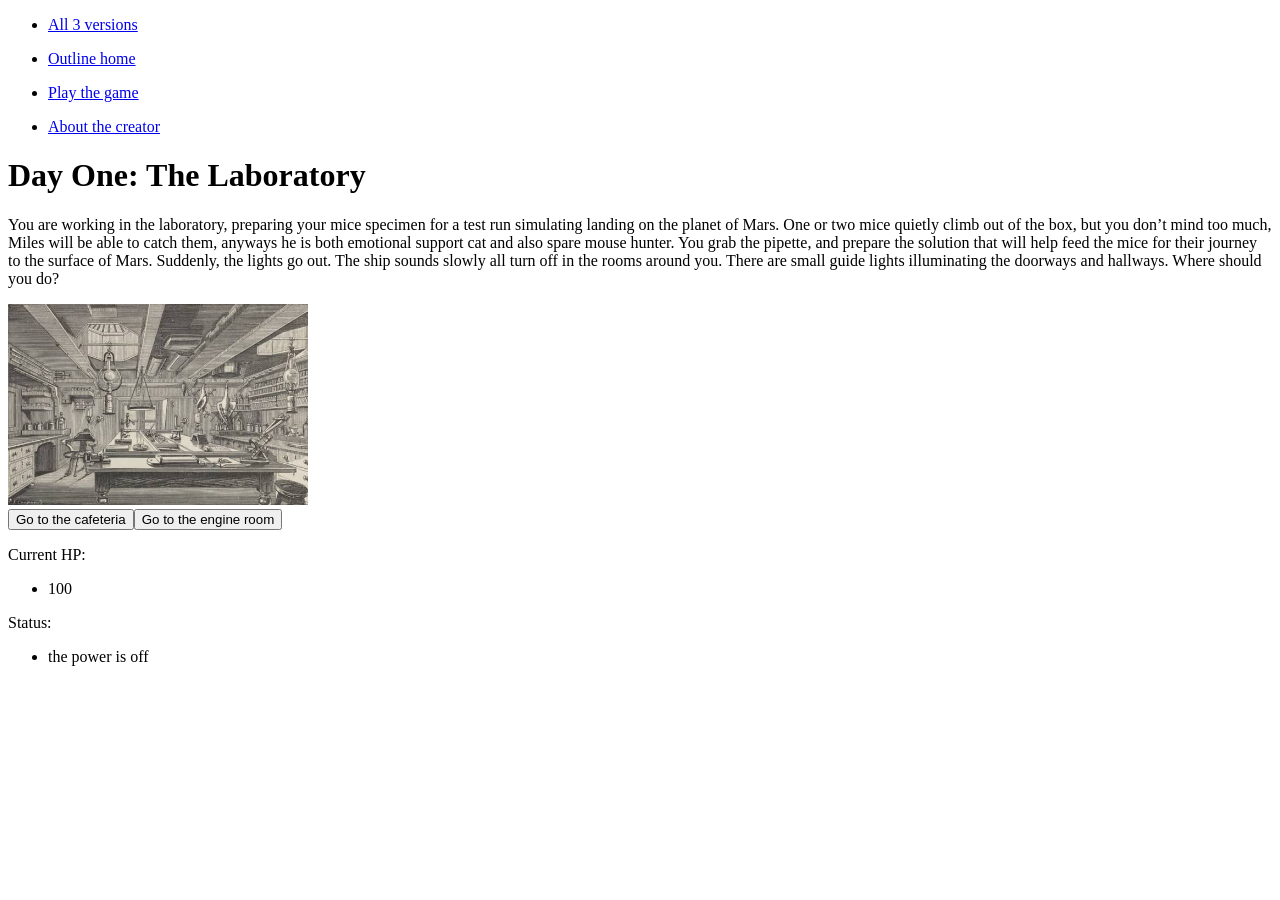
<file: OutlineVersion/game.html>
<!DOCTYPE html>
<html lang="en">
<head>
    <meta charset="UTF-8">
    <meta name="viewport" content="width=device-width, initial-scale=1.0">
    <title>Document</title>
    <script src="script.js" defer></script>

</head>
<body>
        <header>
      <nav>
                <ul> 
                <li><a href="../index.html">All 3 versions</a></li>
            </ul>
             <ul> 
                <li><a href="index.html">Outline home</a></li>
            </ul>
            <ul> 
                <li><a href="game.html">Play the game</a></li>
            </ul>
            <ul> 
                <li><a href="about.html">About the creator</a></li>
            </ul>
      
        </nav>
    </header>
    <h1 id="scene-title">  </h1>
    <h2 id="interviewee-name">  </h2>

    <p id="scene-text">     </p>

    <img id="scene-image" src="" alt="" width="300">


    <div id="choices-container"> </div>
    
    <section>
        <p> Current HP:</p>
        <ul>
            <li id="health-display"> 100</li>
        </ul>

        <p> Status:</p>
        <ul>
            <li id="inventory-display">the power is off </li>
        </ul>
    </section>

</body>
</html>
</file>
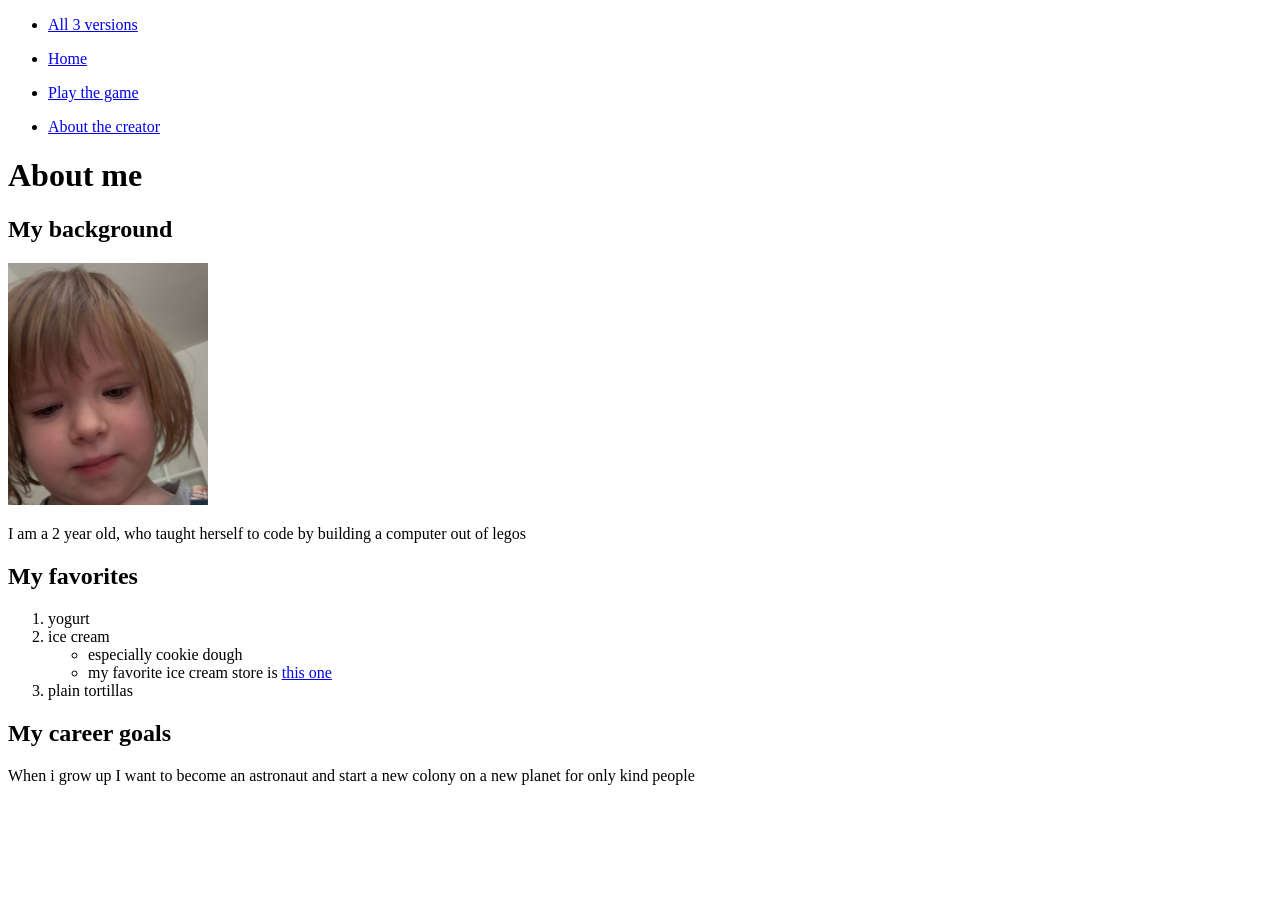
<file: StarterCode/about.html>
<!DOCTYPE html>
<html lang="en">
<head>
    <meta charset="UTF-8">
    <meta name="viewport" content="width=device-width, initial-scale=1.0">
    <title>Document</title>
</head>
<body>
      <header>
      <nav>
           <ul> 
                <li><a href="../index.html">All 3 versions</a></li>
            </ul>   
        <ul> 
                <li><a href="index.html">Home</a></li>
            </ul>
            <ul> 
                <li><a href="game.html">Play the game</a></li>
            </ul>
            <ul> 
                <li><a href="about.html">About the creator</a></li>
            </ul>
      
        </nav>
    </header>

    <h1>
        About me
    </h1>

    <h2>
        My background
    </h2>
    <img src="images/Screenshot 2026-10-09 at 10.41.39 AM.png" alt="" width="200">
    <p>
        I am a 2 year old, who taught herself to code by building a computer out of legos
    </p>

    <h2>
        My favorites
    </h2>

    <ol>
        <li>yogurt</li>
        <li>ice cream</li>
            <ul>
                <li> especially cookie dough</li>
                <li> my favorite ice cream store is <a href="https://www.google.com">this one</a></li>
            </ul>
        <li>plain tortillas</li>
    </ol>

      <h2>
        My career goals
    </h2>

    <p>When i grow up I want to become an astronaut and start a new colony on a new planet for only kind people </p>

</body>
</html>
</file>
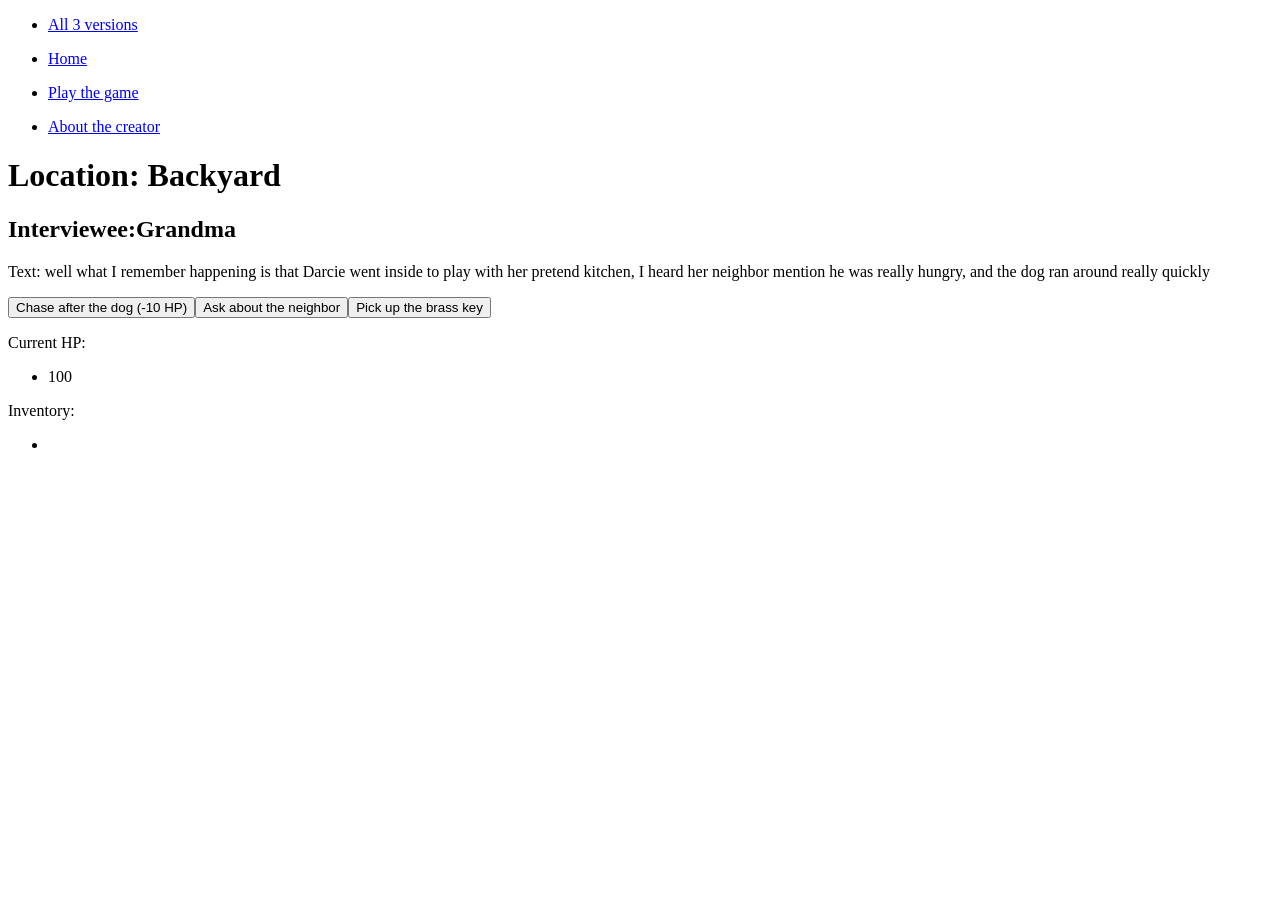
<file: StarterCode/game.html>
<!DOCTYPE html>
<html lang="en">
<head>
    <meta charset="UTF-8">
    <meta name="viewport" content="width=device-width, initial-scale=1.0">
    <title>Document</title>
    <script src="script.js" defer></script>

</head>
<body>
    <header>
      <nav>
           <ul><li><a href="../index.html">All 3 versions</a></li></ul>    
            <ul><li><a href="index.html">Home</a></li></ul>
            <ul><li><a href="game.html">Play the game</a></li></ul>
            <ul><li><a href="about.html">About the creator</a></li></ul>
        </nav>
    </header>

    <main>
    <header>
        <h1 id="scene-title">  </h1>
        <h2 id="character-name">  </h2>
    </header>
    
    <section>
    <p id="scene-text">     </p>

    </section>

    <div id="choices-container"> </div>
        
    <section>
        <p> Current HP:</p>
        <ul>
            <li id="health-display"> 100</li>
        </ul>

        <p> Inventory:</p>
        <ul>
            <li id="inventory-display"> </li>
        </ul>
    </section>


    </main>
    <footer>

    </footer>
</body>
</html>
</file>
<file: AI_example/style.css>
/* ---------- Basic reset ---------- */

* {
  box-sizing: border-box;
}

html {
  scroll-behavior: smooth;
}

body {
  margin: 0;
  font-family: Arial, Helvetica, sans-serif;
  line-height: 1.6;
  color: #222;
  background-color: #f2f2f2;
  transition: color 0.4s, background-color 0.4s;
}

body.dark-mode {
  color: #f2f2f2;
  background-color: #11131a;
}

body.dark-mode .content-section,
body.dark-mode .hero,
body.dark-mode .status-panel,
body.dark-mode .game-panel,
body.dark-mode .case-notes {
  background-color: #242834;
}

body.dark-mode .choice-button {
  background-color: #3c465b;
}

body.dark-mode .choice-button:hover {
  background-color: #53627d;
}

img {
  display: block;
  max-width: 100%;
  border-radius: 8px;
}

a {
  color: #5b2c83;
}

a:hover,
a:focus {
  color: #32164a;
}


/* ---------- Header and navigation ---------- */

.site-header {
  padding: 2rem;
  color: white;
  text-align: center;
  background-color: #25213b;
}

.site-header h1 {
  margin-bottom: 0.25rem;
}

.tagline {
  margin-top: 0;
}

.nav-list {
  display: flex;
  flex-wrap: wrap;
  justify-content: center;
  gap: 1rem;
  padding: 0;
  list-style: none;
}

.nav-list a {
  color: white;
}

.nav-list button {
  padding: 0;
  color: white;
  text-decoration: underline;
  background: none;
  border: none;
  cursor: pointer;
}


/* ---------- General layout ---------- */

main {
  width: min(1100px, 92%);
  margin: 2rem auto;
}

.content-section,
.hero,
.status-panel,
.game-panel,
.case-notes {
  padding: 1.5rem;
  margin-bottom: 2rem;
  background-color: white;
  border-radius: 10px;
}

.hero {
  display: grid;
  grid-template-columns: 1fr 1fr;
  gap: 2rem;
  align-items: center;
}

.button-link,
button[type="submit"],
.choice-button {
  display: inline-block;
  padding: 0.75rem 1rem;
  color: white;
  font: inherit;
  text-decoration: none;
  background-color: #5b2c83;
  border: none;
  border-radius: 6px;
  cursor: pointer;
}

.button-link:hover,
button[type="submit"]:hover,
.choice-button:hover {
  color: white;
  background-color: #32164a;
}

.tip-box {
  padding: 1rem;
  background-color: #eee8f4;
  border-left: 5px solid #5b2c83;
}


/* ---------- Forms ---------- */

form {
  max-width: 600px;
}

.form-group,
fieldset {
  margin-bottom: 1.25rem;
}

label {
  display: block;
  font-weight: bold;
}

input[type="text"],
select {
  width: 100%;
  padding: 0.65rem;
  font: inherit;
}

fieldset label,
.checkbox-row label {
  display: inline;
  font-weight: normal;
}


/* ---------- Game ---------- */

.game-layout {
  display: grid;
  grid-template-columns: 220px minmax(0, 1fr) 220px;
  gap: 1.5rem;
  align-items: start;
}

.status-panel,
.case-notes {
  position: sticky;
  top: 1rem;
}

.status-panel dl {
  margin: 0;
}

.status-row {
  padding: 0.75rem 0;
  border-bottom: 1px solid #ccc;
}

.status-row dt {
  font-weight: bold;
}

.status-row dd {
  margin: 0;
}

.game-panel {
  min-height: 500px;
}

.choices {
  display: grid;
  gap: 0.75rem;
  margin-top: 1.5rem;
}

.choice-button {
  width: 100%;
  text-align: left;
}

.message {
  min-height: 1.5rem;
  padding: 0.75rem;
  font-weight: bold;
  background-color: #fff4cf;
  border-radius: 6px;
}

body.dark-mode .message {
  color: #fff4cf;
  background-color: #40371f;
  border: 1px solid #a88432;
}

.message:empty {
  display: none;
}


/* ---------- Footer ---------- */

footer {
  padding: 1.5rem;
  color: white;
  text-align: center;
  background-color: #25213b;
}

footer a {
  color: white;
}


/* ---------- Responsive design ---------- */

@media (max-width: 800px) {
  .hero,
  .game-layout {
    grid-template-columns: 1fr;
  }

  .status-panel,
  .case-notes {
    position: static;
  }
}
</file>
<file: BootstrapStyledVersion/style.css>
body {
    background-color:darkseagreen;
}

.subheading {
    background-color:lightgray;
    text-align: center;
    letter-spacing:0.1em;
    border: 2px black dotted;
    margin: 50px;
    padding: 10px;
    


   
}

.heading {
    color: darkslategray;
    background-color:grey;
    border-radius:20%;
    text-align: center;
    letter-spacing:0.2em;
    border: 5px black double;
    margin:40px;
    padding:10px;
}

.card {
    background-color: lightgray;
    padding:30px;
    width:250px;
    margin: 10px;
    border:2px dashed black;
    display: inline-block;
    height:200px;
    vertical-align: top;

}

#health-display{
    color: greenyellow;
    font-weight: bold;
    font-size: 1.5em;
    text-decoration: underline;
}
</file>
<file: Example/style.css>
/* ---------- Basic reset ---------- */

* {
  box-sizing: border-box;
}

html {
  scroll-behavior: smooth;
}

body {
  margin: 0;
  font-family: Arial, Helvetica, sans-serif;
  line-height: 1.6;
  color: #222;
  background-color: #f2f2f2;
  transition: color 0.4s, background-color 0.4s;
}

body.dark-mode {
  color: #f2f2f2;
  background-color: #11131a;
}

body.dark-mode .content-section,
body.dark-mode .hero,
body.dark-mode .status-panel,
body.dark-mode .game-panel,
body.dark-mode .case-notes {
  background-color: #242834;
}

body.dark-mode .choice-button {
  background-color: #3c465b;
}

body.dark-mode .choice-button:hover {
  background-color: #53627d;
}

img {
  display: block;
  max-width: 100%;
  border-radius: 8px;
}

a {
  color: #5b2c83;
}

a:hover,
a:focus {
  color: #32164a;
}


/* ---------- Header and navigation ---------- */

.site-header {
  padding: 2rem;
  color: white;
  text-align: center;
  background-color: #25213b;
}

.site-header h1 {
  margin-bottom: 0.25rem;
}

.tagline {
  margin-top: 0;
}

.nav-list {
  display: flex;
  flex-wrap: wrap;
  justify-content: center;
  gap: 1rem;
  padding: 0;
  list-style: none;
}

.nav-list a {
  color: white;
}

.nav-list button {
  padding: 0;
  color: white;
  text-decoration: underline;
  background: none;
  border: none;
  cursor: pointer;
}


/* ---------- General layout ---------- */

main {
  width: min(1100px, 92%);
  margin: 2rem auto;
}

.content-section,
.hero,
.status-panel,
.game-panel,
.case-notes {
  padding: 1.5rem;
  margin-bottom: 2rem;
  background-color: white;
  border-radius: 10px;
}

.hero {
  display: grid;
  grid-template-columns: 1fr 1fr;
  gap: 2rem;
  align-items: center;
}

.button-link,
button[type="submit"],
.choice-button {
  display: inline-block;
  padding: 0.75rem 1rem;
  color: white;
  font: inherit;
  text-decoration: none;
  background-color: #5b2c83;
  border: none;
  border-radius: 6px;
  cursor: pointer;
}

.button-link:hover,
button[type="submit"]:hover,
.choice-button:hover {
  color: white;
  background-color: #32164a;
}

.tip-box {
  padding: 1rem;
  background-color: #eee8f4;
  border-left: 5px solid #5b2c83;
}


/* ---------- Forms ---------- */

form {
  max-width: 600px;
}

.form-group,
fieldset {
  margin-bottom: 1.25rem;
}

label {
  display: block;
  font-weight: bold;
}

input[type="text"],
select {
  width: 100%;
  padding: 0.65rem;
  font: inherit;
}

fieldset label,
.checkbox-row label {
  display: inline;
  font-weight: normal;
}


/* ---------- Game ---------- */

.game-layout {
  display: grid;
  grid-template-columns: 220px minmax(0, 1fr) 220px;
  gap: 1.5rem;
  align-items: start;
}

.status-panel,
.case-notes {
  position: sticky;
  top: 1rem;
}

.status-panel dl {
  margin: 0;
}

.status-row {
  padding: 0.75rem 0;
  border-bottom: 1px solid #ccc;
}

.status-row dt {
  font-weight: bold;
}

.status-row dd {
  margin: 0;
}

.game-panel {
  min-height: 500px;
}

.choices {
  display: grid;
  gap: 0.75rem;
  margin-top: 1.5rem;
}

.choice-button {
  width: 100%;
  text-align: left;
}

.message {
  min-height: 1.5rem;
  padding: 0.75rem;
  font-weight: bold;
  background-color: #fff4cf;
  border-radius: 6px;
}

body.dark-mode .message {
  color: #fff4cf;
  background-color: #40371f;
  border: 1px solid #a88432;
}

.message:empty {
  display: none;
}


/* ---------- Footer ---------- */

footer {
  padding: 1.5rem;
  color: white;
  text-align: center;
  background-color: #25213b;
}

footer a {
  color: white;
}


/* ---------- Responsive design ---------- */

@media (max-width: 800px) {
  .hero,
  .game-layout {
    grid-template-columns: 1fr;
  }

  .status-panel,
  .case-notes {
    position: static;
  }
}
</file>
